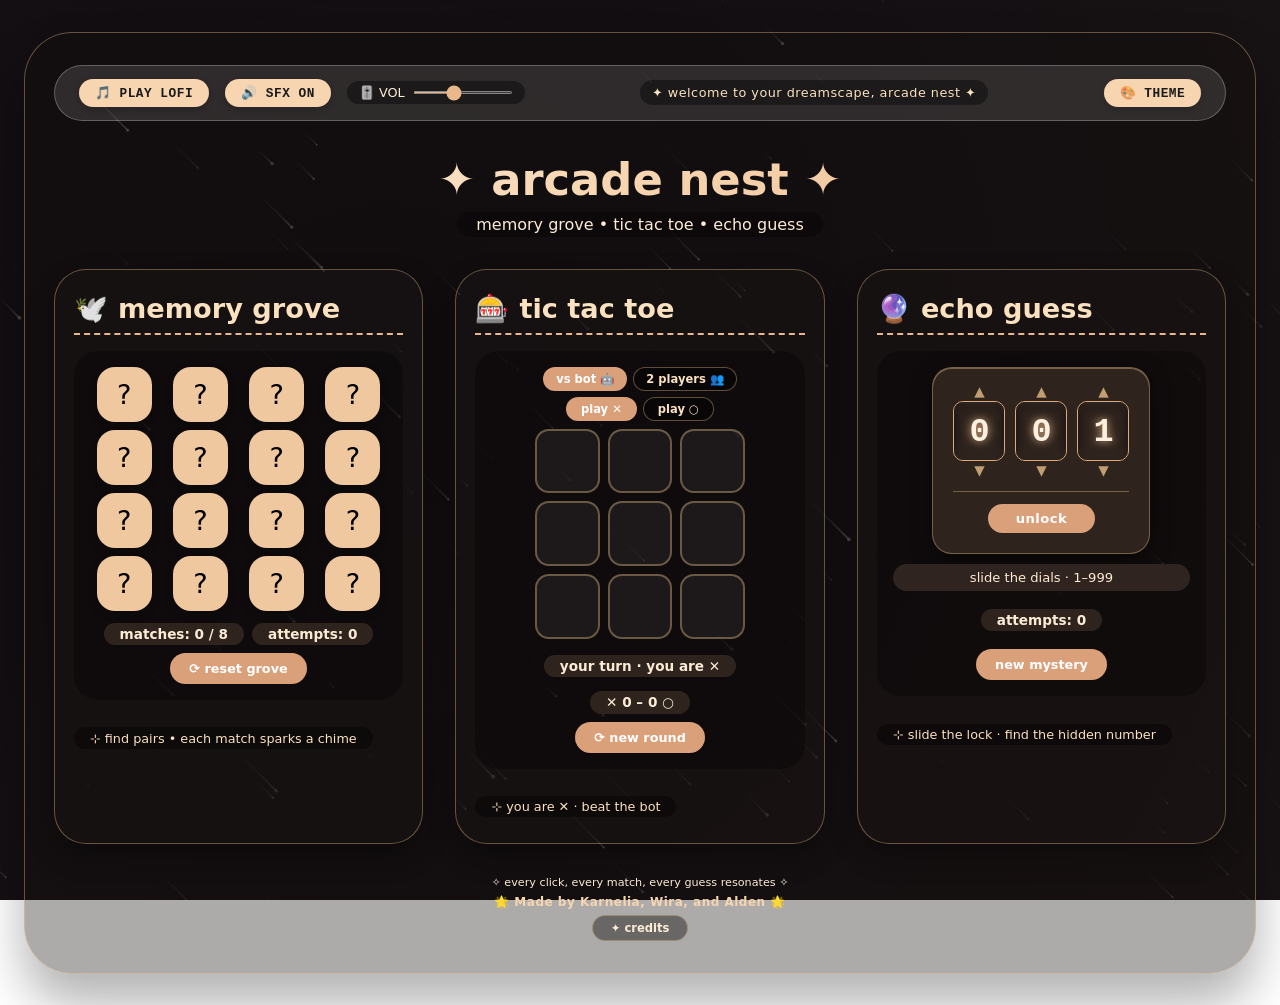
<file: index.html>
<!DOCTYPE html>
<html lang="en">
<head>
  <meta charset="UTF-8">
  <meta name="viewport" content="width=device-width, initial-scale=1.0, user-scalable=no">
  <title>✦ arcade nest ✦</title>
  <link rel="stylesheet" href="style.css">
</head>
<body>

<canvas id="bg-video"></canvas>
<div class="overlay-tint"></div>

<div class="arcade-container">
  <div class="multimedia-bar">
    <div class="audio-controls">
      <button id="bgMusicBtn" class="audio-btn">🎵 PLAY LOFI</button>
      <button id="sfxToggleBtn" class="audio-btn">🔊 SFX ON</button>
      <div class="volume-slider">
        <label>🎚️ VOL</label>
        <input type="range" id="globalVolume" min="0" max="1" step="0.05" value="0.4">
      </div>
    </div>
    <div class="vibe-text">✦ welcome to your dreamscape, arcade nest ✦</div>
    <button id="themeBtn" class="audio-btn">🎨 THEME</button>
  </div>

  <div class="aesthetic-header">
    <h1>✦ arcade nest  ✦</h1>
    <p>memory grove • tic tac toe • echo guess</p>
  </div>

  <div class="games-grid">

    <!-- memo grove -->
    <div class="game-card">
      <div class="game-title"><span>🕊️</span> memory grove</div>
      <div class="game-area">
        <div id="memoryBoard" class="memory-grid"></div>
        <div class="memory-stats">
          <span class="game-score" id="memoryScore">matches: 0 / 8</span>
          <span class="game-score" id="memoryAttempts">attempts: 0</span>
        </div>
        <button id="resetMemoryBtn">⟳ reset grove</button>
        <div class="win-overlay" id="memoryWin">
          <div class="win-msg">🌟 perfect grove!</div>
          <div class="win-sub" id="memoryWinSub">all pairs found!</div>
          <button class="win-btn" id="memoryWinBtn">✦ play again</button>
        </div>
      </div>
      <div class="game-status">⊹ find pairs • each match sparks a chime</div>
    </div>

    <!-- tic tac toe -->
    <div class="game-card">
      <div class="game-title"><span>🎰</span> tic tac toe</div>
      <div class="game-area">
        <div class="ttt-mode-row">
          <button class="ttt-mode-btn active" id="tttModeAI">vs bot 🤖</button>
          <button class="ttt-mode-btn" id="tttMode2P">2 players 👥</button>
        </div>
        <div class="ttt-symbol-row">
          <button class="ttt-symbol-btn active" id="tttSymX">play ✕</button>
          <button class="ttt-symbol-btn" id="tttSymO">play ○</button>
        </div>
        <div id="tttBoard" class="ttt-grid"></div>
        <div><span class="game-score" id="tttStatus">your turn · you are ✕</span></div>
        <div style="margin-top:6px"><span class="game-score" id="tttScore">✕ 0 – 0 ○</span></div>
        <button id="resetTttBtn">⟳ new round</button>
        <div class="win-overlay" id="tttWin">
          <div class="win-msg" id="tttWinMsg">✨ you won!</div>
          <div class="win-sub" id="tttWinSub">brilliant move!</div>
          <button class="win-btn" id="tttWinBtn">✦ play again</button>
        </div>
      </div>
      <div class="game-status" id="tttGameStatus">⊹ you are ✕ · beat the bot!</div>
    </div>

    <!-- echo guess -->
    <div class="game-card">
      <div class="game-title"><span>🔮</span> echo guess</div>
      <div class="game-area">
        <div class="guess-game-inner">
          <div class="lock-body">
            <div class="lock-dials" id="lockDials"></div>
            <div class="lock-divider"></div>
            <button class="lock-submit" id="guessBtn">unlock</button>
          </div>
          <span class="feedback" id="guessFeedback">slide the dials · 1–999</span>
          <span class="game-score" id="attemptCounter">attempts: 0</span>
          <div class="guess-mid-section" id="guessMidSection"></div>
          <button id="resetGuessBtn">new mystery</button>
        </div>
        <div class="win-overlay" id="guessWin">
          <div class="win-msg">🔮 it's revealed!</div>
          <div class="win-sub" id="guessWinSub">you found the number!</div>
          <button class="win-btn" id="guessWinBtn">✦ new mystery</button>
        </div>
      </div>
      <div class="game-status">⊹ slide the lock · find the hidden number</div>
    </div>

  </div>
  <footer>
    <div class="footer-vibe">✧ every click, every match, every guess resonates ✧</div>
    <div class="footer-names">🌟 Made by Karnelia, Wira, and Alden 🌟</div>
    <button id="creditsBtn" class="credits-btn">✦ credits</button>
  </footer>
</div>

<!-- theme modal -->
<div class="theme-modal-overlay" id="themeModalOverlay">
  <div class="theme-modal">
    <h2>🎨 choose your vibe</h2>
    <div class="theme-presets">
      <div class="theme-swatch-wrap">
        <div class="theme-swatch active" data-theme="warm"></div>
        <div class="theme-label">warm</div>
      </div>
      <div class="theme-swatch-wrap">
        <div class="theme-swatch" data-theme="forest"></div>
        <div class="theme-label">forest</div>
      </div>
      <div class="theme-swatch-wrap">
        <div class="theme-swatch" data-theme="sakura"></div>
        <div class="theme-label">sakura</div>
      </div>
      <div class="theme-swatch-wrap">
        <div class="theme-swatch" data-theme="ocean"></div>
        <div class="theme-label">ocean</div>
      </div>
      <div class="theme-swatch-wrap">
        <div class="theme-swatch" data-theme="dusk"></div>
        <div class="theme-label">dusk</div>
      </div>
    </div>

    <div class="theme-divider"></div>
    <div class="custom-section">
      <h3>🖍️ build your own</h3>
      <div class="custom-color-row">
        <div class="color-picker-wrap">
          <input type="color" id="customBase" value="#a855f7" title="Base color">
          <label>base</label>
        </div>
        <div class="color-picker-wrap">
          <input type="color" id="customAccent" value="#d8b4fe" title="Accent / light">
          <label>accent</label>
        </div>
        <div class="color-picker-wrap custom-preview-wrap">
          <div class="custom-preview-ring" id="customPreviewRing" data-theme="custom">custom</div>
          <div class="theme-label">preview</div>
        </div>
      </div>
      <button class="apply-custom-btn" id="applyCustomBtn">apply custom theme</button>
    </div>

    <button class="theme-close-btn" id="themeCloseBtn">✕ close</button>
  </div>
</div>

<!-- credits modal -->
<div class="credits-modal-overlay" id="creditsModalOverlay">
  <div class="credits-modal">
    <h2>✦ credits ✦</h2>
    <div class="credits-section" style="text-align:center;">
    <h3>🎵 lofi music</h3>
    <p>All audio is synthesized in real-time using the <strong style="color:var(--theme-accent1)">Web Audio API</strong><br>no samples, no downloads</p>
    </div>
    <div class="credits-divider"></div>
    <div class="credits-section" style="text-align:center;">
    <h3>🎬 background video</h3>
    <p>Starfall background generated in real-time using the <strong style="color:var(--theme-accent1)">HTML5 Canvas API</strong><br>no video files, no downloads</p>
    </div>
    <div class="credits-divider"></div>
    <div class="credits-section">
      <h3>👾 made by</h3>
      <p style="font-size:0.95rem; font-weight:600; color:var(--theme-accent1)">Karnelia · Wira · Alden</p>
    </div>
    <button class="credits-close-btn" id="creditsCloseBtn">✕ close</button>
  </div>
</div>

<script src="script.js"></script>
</body>
</html>
</file>
<file: style.css>
* { margin:0; padding:0; box-sizing:border-box; user-select:none; }

/* themes */
:root {
    --theme-accent1: #fdf0e0; --theme-accent2: #f7d5b0; --theme-accent3: #e8b88a;
    --theme-btn-bg: #d9a07a; --theme-btn-hover: #c4856a;
    --theme-memory-card: #f0c8a0; --theme-memory-flipped: #fdf0e0; --theme-memory-ring: #f7d5b0;
    --theme-border: rgba(255,210,150,0.35); --theme-border-hover: rgba(255,210,150,0.7);
    --theme-card-bg: rgba(30,24,20,0.45); --theme-card-bg-hover: rgba(40,32,27,0.55);
    --theme-container-bg: rgba(20,16,14,0.35);
    --theme-overlay: radial-gradient(circle at 30% 40%, rgba(20,15,10,0.55), rgba(30,22,18,0.7));
    --theme-score-bg: #2f241d; --theme-text: #fae1bf; --theme-subtext: #fcecd6;
    --theme-bar-border: rgba(255,220,170,0.4);
    --theme-input-bg: #2e231d; --theme-input-border: #dcaa79; --theme-input-color: #fbeace;
    --theme-feedback-bg: #2f241f; --theme-feedback-color: #ffebd2;
    --theme-win-bg: rgba(255,200,100,0.18);
}
:root[data-theme="forest"] {
    --theme-accent1: #e0f5e8; --theme-accent2: #b0e0c0; --theme-accent3: #7dc89a;
    --theme-btn-bg: #6ab88a; --theme-btn-hover: #559a72;
    --theme-memory-card: #9ed4b0; --theme-memory-flipped: #e0f5e8; --theme-memory-ring: #b0e0c0;
    --theme-border: rgba(120,210,80,0.35); --theme-border-hover: rgba(120,210,80,0.7);
    --theme-card-bg: rgba(30,24,20,0.45); --theme-card-bg-hover: rgba(40,32,27,0.55);
    --theme-container-bg: rgba(20,16,14,0.35);
    --theme-overlay: radial-gradient(circle at 30% 40%, rgba(6,14,4,0.55), rgba(12,22,8,0.7));
    --theme-score-bg: #0f2010; --theme-text: #d8f5c0; --theme-subtext: #d4f0c0;
    --theme-bar-border: rgba(120,220,80,0.4);
    --theme-input-bg: #0d200a; --theme-input-border: #5cb038; --theme-input-color: #d8f5c0;
    --theme-feedback-bg: #0f2010; --theme-feedback-color: #d4f0c0;
    --theme-win-bg: rgba(100,220,60,0.15);
}
:root[data-theme="sakura"] {
    --theme-accent1: #fce8f0; --theme-accent2: #f5c0d8; --theme-accent3: #e898be;
    --theme-btn-bg: #d87aaa; --theme-btn-hover: #c06090;
    --theme-memory-card: #f0b0cc; --theme-memory-flipped: #fce8f0; --theme-memory-ring: #f5c0d8;
    --theme-border: rgba(240,150,190,0.4); --theme-border-hover: rgba(240,150,190,0.8);
    --theme-card-bg: rgba(30,24,20,0.45); --theme-card-bg-hover: rgba(40,32,27,0.55);
    --theme-container-bg: rgba(20,16,14,0.35);
    --theme-overlay: radial-gradient(circle at 30% 40%, rgba(20,8,16,0.55), rgba(40,15,28,0.7));
    --theme-score-bg: #2e1825; --theme-text: #fde8f2; --theme-subtext: #fce4f0;
    --theme-bar-border: rgba(255,180,220,0.4);
    --theme-input-bg: #200a14; --theme-input-border: #e87bac; --theme-input-color: #fde8f2;
    --theme-feedback-bg: #2e1825; --theme-feedback-color: #fce4f0;
    --theme-win-bg: rgba(240,120,170,0.15);
}
:root[data-theme="ocean"] {
    --theme-accent1: #ddf0fc; --theme-accent2: #a8d8f5; --theme-accent3: #70bce8;
    --theme-btn-bg: #5aaad8; --theme-btn-hover: #4090c0;
    --theme-memory-card: #90c8e8; --theme-memory-flipped: #ddf0fc; --theme-memory-ring: #a8d8f5;
    --theme-border: rgba(100,200,240,0.35); --theme-border-hover: rgba(100,200,240,0.75);
    --theme-card-bg: rgba(30,24,20,0.45); --theme-card-bg-hover: rgba(40,32,27,0.55);
    --theme-container-bg: rgba(20,16,14,0.35);
    --theme-overlay: radial-gradient(circle at 30% 40%, rgba(5,12,22,0.55), rgba(10,20,35,0.7));
    --theme-score-bg: #0d1e2e; --theme-text: #d0f0ff; --theme-subtext: #c8eeff;
    --theme-bar-border: rgba(100,200,255,0.4);
    --theme-input-bg: #08141f; --theme-input-border: #3babde; --theme-input-color: #d0f0ff;
    --theme-feedback-bg: #0d1e2e; --theme-feedback-color: #c8eeff;
    --theme-win-bg: rgba(60,170,220,0.15);
}
:root[data-theme="dusk"] {
    --theme-accent1: #ede0fc; --theme-accent2: #d0b8f5; --theme-accent3: #b090e8;
    --theme-btn-bg: #9878d8; --theme-btn-hover: #8060c0;
    --theme-memory-card: #c0a8e8; --theme-memory-flipped: #ede0fc; --theme-memory-ring: #d0b8f5;
    --theme-border: rgba(180,130,240,0.35); --theme-border-hover: rgba(180,130,240,0.75);
    --theme-card-bg: rgba(30,24,20,0.45); --theme-card-bg-hover: rgba(40,32,27,0.55);
    --theme-container-bg: rgba(20,16,14,0.35);
    --theme-overlay: radial-gradient(circle at 30% 40%, rgba(10,5,18,0.55), rgba(18,10,30,0.7));
    --theme-score-bg: #1a1028; --theme-text: #ead8ff; --theme-subtext: #e8d0ff;
    --theme-bar-border: rgba(180,130,255,0.4);
    --theme-input-bg: #110820; --theme-input-border: #9b5de5; --theme-input-color: #ead8ff;
    --theme-feedback-bg: #1a1028; --theme-feedback-color: #e8d0ff;
    --theme-win-bg: rgba(155,93,229,0.15);
}
:root[data-theme="custom"] {
    --theme-accent1: var(--custom-light); --theme-accent2: var(--custom-mid); --theme-accent3: var(--custom-dark);
    --theme-btn-bg: var(--custom-dark); --theme-btn-hover: var(--custom-darker);
    --theme-border: var(--custom-border); --theme-border-hover: var(--custom-border-hover);
    --theme-card-bg: rgba(30,24,20,0.45); --theme-card-bg-hover: rgba(40,32,27,0.55);
    --theme-container-bg: var(--custom-container);
    --theme-overlay: radial-gradient(circle at 30% 40%, var(--custom-overlay1), var(--custom-overlay2));
    --theme-score-bg: var(--custom-score); --theme-text: var(--custom-light); --theme-subtext: var(--custom-light);
    --theme-bar-border: var(--custom-border);
    --theme-memory-card: var(--custom-dark); --theme-memory-flipped: var(--custom-light); --theme-memory-ring: var(--custom-mid);
    --theme-input-bg: var(--custom-score); --theme-input-border: var(--custom-mid); --theme-input-color: var(--custom-light);
    --theme-feedback-bg: var(--custom-score); --theme-feedback-color: var(--custom-light);
    --theme-win-bg: var(--custom-win-bg);
}

/* video bg */
#bg-video { position:fixed; top:0; left:0; width:100vw; height:100vh; z-index:0; will-change: transform; }
.overlay-tint { position:fixed; top:0; left:0; width:100%; height:100%; background:var(--theme-overlay); z-index:1; }

body { min-height:100vh; font-family:'Segoe UI','Quicksand','Poppins','Inter',system-ui,sans-serif; display:flex; justify-content:center; align-items:center; padding:2rem 1.5rem; position:relative; z-index:2; }

.arcade-container { max-width:1350px; width:100%; background:var(--theme-container-bg); border-radius:3rem; box-shadow:0 30px 50px rgba(0,0,0,0.3); padding:2rem 1.8rem; transition:all 0.4s ease; border:1px solid var(--theme-border); position:relative; z-index:2; }

/* top bar */
.multimedia-bar { display:flex; flex-wrap:wrap; justify-content:space-between; align-items:center; gap:1rem; background:rgba(255,255,255,0.12); padding:0.8rem 1.5rem; border-radius:100px; margin-bottom:2rem; border:1px solid rgba(255,255,255,0.25); position:relative; z-index:2;}
.audio-controls { display:flex; gap:1rem; align-items:center; flex-wrap:wrap; }
.audio-btn { background:var(--theme-accent2); border:none; color:#1a1a1a; font-weight:bold; padding:6px 16px; border-radius:40px; cursor:pointer; font-size:0.8rem; transition:0.2s; box-shadow:0 2px 6px rgba(0,0,0,0.2); font-family:monospace; letter-spacing:0.5px; margin-top:0; }
.audio-btn:hover { background:var(--theme-accent1); transform:scale(0.96); }
.volume-slider { display:flex; align-items:center; gap:8px; background:rgba(0,0,0,0.4); padding:4px 12px; border-radius:40px; }
.volume-slider label { color:var(--theme-subtext); font-size:0.8rem; }
input[type="range"] { width:100px; cursor:pointer; accent-color:var(--theme-accent3); height:3px; border-radius:5px; }
.vibe-text { color:var(--theme-text); font-size:0.8rem; background:rgba(0,0,0,0.4); padding:5px 12px; border-radius:40px; letter-spacing:0.5px; }

/* header */
.aesthetic-header { text-align:center; margin-bottom:2rem; }
.aesthetic-header h1 { font-size:2.8rem; font-weight:600; background:linear-gradient(135deg, var(--theme-accent1), var(--theme-accent2), var(--theme-accent3)); background-clip:text; -webkit-background-clip:text; color:transparent; }
.aesthetic-header p { font-size:1rem; color:var(--theme-subtext); margin-top:0.4rem; background:rgba(0,0,0,0.3); display:inline-block; padding:0.2rem 1.2rem; border-radius:40px; }

/* games grid */
.games-grid { display:flex; flex-wrap:wrap; gap:2rem; justify-content:center; margin-bottom:1.5rem; }
.game-card { flex:1; min-width:280px; background:var(--theme-card-bg); border-radius:2rem; padding:1.4rem 1.2rem 1.6rem; box-shadow:0 12px 28px rgba(0,0,0,0.3); transition:transform 0.2s, box-shadow 0.2s, background 0.4s, border-color 0.4s; border:1px solid var(--theme-border); }
.game-card:hover { transform:translateY(-5px); background:var(--theme-card-bg-hover); border-color:var(--theme-border-hover); }
.game-title { font-size:1.7rem; font-weight:600; display:flex; align-items:center; gap:10px; margin-bottom:1rem; border-bottom:2px dashed var(--theme-accent3); padding-bottom:0.5rem; color:var(--theme-text); }
.game-area { margin:1rem 0; background:rgba(0,0,0,0.3); border-radius:1.5rem; padding:1rem; text-align:center; }
.game-status { font-weight:500; margin-top:0.7rem; font-size:0.8rem; color:var(--theme-text); background:rgba(0,0,0,0.4); display:inline-block; padding:0.2rem 1rem; border-radius:60px; }
button { background:var(--theme-btn-bg); border:none; color:#fff; font-weight:600; padding:0.5rem 1.2rem; border-radius:3rem; font-size:0.8rem; cursor:pointer; transition:0.2s; margin-top:8px; font-family:inherit; }
button:hover { background:var(--theme-btn-hover); transform:scale(0.96); }
button:disabled { opacity:0.4; cursor:default; transform:none; }
.game-score { font-weight:bold; background:var(--theme-score-bg); border-radius:60px; padding:0.2rem 1rem; display:inline-block; margin:8px 0 0; font-size:0.85rem; color:var(--theme-subtext); transition:background 0.4s, color 0.4s; }

/* win */
.win-overlay { display:none; position:absolute; inset:0; border-radius:1.5rem; background:color-mix(in srgb, var(--theme-win-bg) 45%, transparent); backdrop-filter:blur(5px); -webkit-backdrop-filter: blur(5px); flex-direction:column; align-items:center; justify-content:center; gap:0.8rem; z-index:10; }
.win-overlay.show { display:flex; animation:winPop 0.4s ease; }
@keyframes winPop { from { opacity:0; transform:scale(0.9); } to { opacity:1; transform:scale(1); } }
.win-msg { font-size:1.4rem; font-weight:700; color:var(--theme-accent1); text-align:center; text-shadow:0 2px 8px rgba(0,0,0,0.4); }
.win-sub { font-size:0.85rem; color:var(--theme-subtext); }
.win-btn { margin-top:0.2rem; font-size:0.85rem; }
.game-area { position:relative; overflow: hidden; }

/* memory */
.memory-grid { display:grid; grid-template-columns:repeat(4,1fr); gap:8px; justify-items:center; margin:0 auto; }
.memory-card { background:var(--theme-memory-card); width:55px; height:55px; border-radius:18px; display:flex; align-items:center; justify-content:center; font-size:1.7rem; cursor:pointer; transition:all 0.2s; box-shadow:0 4px 8px rgba(0,0,0,0.2); }
.memory-card.flipped { background:var(--theme-memory-flipped); box-shadow:0 0 0 2px var(--theme-memory-ring); }
.memory-card.matched { visibility:hidden; pointer-events:none; opacity:0; transform:scale(0.7); }
@media (max-width:550px) { .memory-card { width:45px; height:45px; font-size:1.3rem; } }
.memory-stats { display:flex; gap:8px; justify-content:center; flex-wrap:wrap; margin-top:4px; }

/* tic tac toe */
.ttt-grid { display:grid; grid-template-columns:repeat(3,1fr); gap:8px; max-width:210px; margin:0 auto 0.5rem; }
.ttt-cell { aspect-ratio:1; background:rgba(255,255,255,0.06); border:2px solid var(--theme-border); border-radius:14px; display:flex; align-items:center; justify-content:center; font-size:1.8rem; font-weight:700; color:var(--theme-text); cursor:pointer; transition:background 0.15s, transform 0.1s; }
.ttt-cell:hover:not(.taken) { background:rgba(255,255,255,0.14); transform:scale(1.05); }
.ttt-cell.taken { cursor:default; }
.ttt-cell.win-cell { background:rgba(255,255,255,0.18); border-color:var(--theme-accent2); box-shadow:0 0 14px rgba(255,255,255,0.2); }
.ttt-mode-row { display:flex; gap:6px; justify-content:center; margin-bottom:6px; flex-wrap:wrap; }
.ttt-mode-btn { font-size:0.72rem; padding:4px 12px; margin-top:0; background:rgba(0,0,0,0.4); border:1px solid var(--theme-border); color:var(--theme-text); }
.ttt-mode-btn.active { background:var(--theme-btn-bg); border-color:transparent; color:#fff; }
.ttt-symbol-row { display:flex; gap:6px; justify-content:center; margin-bottom:8px; }
.ttt-symbol-btn { font-size:0.72rem; padding:4px 14px; margin-top:0; background:rgba(0,0,0,0.4); border:1px solid var(--theme-border); color:var(--theme-text); }
.ttt-symbol-btn.active { background:var(--theme-btn-bg); border-color:transparent; color:#fff; }

/* echo guess */
.guess-game-inner { display:flex; flex-direction:column; align-items:center; width:100%; gap:10px; }
.lock-body { display:flex; flex-direction:column; align-items:center; background:var(--theme-score-bg); border-radius:20px; padding:16px 20px 20px; box-shadow:0 6px 20px rgba(0,0,0,0.5), inset 0 1px 0 var(--theme-border); border:1px solid var(--theme-border); gap:12px; width:fit-content; transition:background 0.4s, border-color 0.4s; }
.lock-dials { display:flex; gap:10px; }
.dial-col { display:flex; flex-direction:column; align-items:center; gap:2px; }
.dial-window { width:52px; height:60px; overflow:hidden; background:var(--theme-input-bg); border-radius:10px; border:1px solid var(--theme-input-border); box-shadow:inset 0 4px 10px rgba(0,0,0,0.6); position:relative; cursor:ns-resize; transition:background 0.4s, border-color 0.4s; }
.dial-window::before, .dial-window::after { content:''; position:absolute; left:0; right:0; height:16px; z-index:2; pointer-events:none; }
.dial-window::before { top:0; background:linear-gradient(to bottom, var(--theme-input-bg) 0%, transparent 100%); }
.dial-window::after  { bottom:0; background:linear-gradient(to top, var(--theme-input-bg) 0%, transparent 100%); }
.dial-strip { display:flex; flex-direction:column; align-items:center; transition:transform 0.15s cubic-bezier(.4,2,.6,1); }
.dial-digit { width:52px; height:60px; display:flex; align-items:center; justify-content:center; font-size:1.9rem; font-weight:800; font-family:'Courier New',monospace; color:var(--theme-subtext); flex-shrink:0; transition:color 0.4s; }
.dial-digit.active-digit { color:var(--theme-accent1); font-size:2.1rem; text-shadow:0 0 10px var(--theme-accent3); }
.dial-arrow { background:none; border:none; color:var(--theme-border-hover); font-size:0.85rem; padding:1px 0; margin:0; cursor:pointer; transition:color 0.15s, transform 0.1s; line-height:1; width:52px; text-align:center; }
.dial-arrow:hover { color:var(--theme-accent2); transform:scale(1.25); background:none; }
.lock-divider { width:100%; height:1px; background:var(--theme-border); }
.lock-submit { margin:0; font-size:0.82rem; padding:7px 28px; letter-spacing:0.5px; }
.feedback { font-size:0.82rem; background:var(--theme-feedback-bg); border-radius:50px; padding:6px 14px; display:block; width:100%; box-sizing:border-box; color:var(--theme-feedback-color); transition:background 0.3s; text-align:center; }
.guess-mid-section { display:flex; flex-direction:row; flex-wrap:wrap; justify-content:center; align-items:center; gap:5px; width:100%; min-height:0; }    .guess-history { display:flex; flex-wrap:wrap; gap:5px; justify-content:center; }
.guess-chip { font-size:0.7rem; font-weight:700; padding:3px 10px; border-radius:30px; background:var(--theme-score-bg); color:var(--theme-subtext); border:1px solid var(--theme-border); }
.guess-chip.high { border-color:rgba(220,80,80,0.5); color:#f87171; }
.guess-chip.low  { border-color:rgba(80,180,220,0.5); color:#7ad4f9; }
.guess-chip.exact { border-color:var(--theme-accent2); color:var(--theme-accent2); }

/* theme modal */
.theme-modal-overlay { position:fixed; inset:0; background:rgba(0,0,0,0.6); backdrop-filter:blur(8px); z-index:100; display:flex; align-items:center; justify-content:center; opacity:0; pointer-events:none; transition:opacity 0.25s; }
.theme-modal-overlay.open { opacity:1; pointer-events:all; }
.theme-modal { background:rgba(12,10,8,0.95); backdrop-filter:blur(20px); border-radius:2rem; padding:2rem 1.8rem; border:1px solid var(--theme-border); box-shadow:0 24px 48px rgba(0,0,0,0.6); width:min(460px,92vw); text-align:center; transition:border-color 0.4s; }
.theme-modal h2 { color:var(--theme-subtext); font-size:1.1rem; font-weight:600; margin-bottom:1.4rem; letter-spacing:1px; }

/* preset swatches row */
.theme-presets { display:flex; gap:10px; justify-content:center; flex-wrap:wrap; margin-bottom:1.4rem; }
.theme-swatch-wrap { display:flex; flex-direction:column; align-items:center; gap:4px; cursor:pointer; }
.theme-swatch { width:46px; height:46px; border-radius:50%; border:3px solid transparent; transition:transform 0.15s, border-color 0.15s; position:relative; }
.theme-swatch:hover { transform:scale(1.14); }
.theme-swatch.active { border-color:#fff; box-shadow:0 0 0 2px rgba(255,255,255,0.35); }
.theme-swatch[data-theme="warm"]   { background:linear-gradient(135deg,#fde8c8,#f7c4a0); }
.theme-swatch[data-theme="forest"] { background:linear-gradient(135deg,#c8f0d8,#a0dbb8); }
.theme-swatch[data-theme="sakura"] { background:linear-gradient(135deg,#fcd6e8,#f5aed0); }
.theme-swatch[data-theme="ocean"]  { background:linear-gradient(135deg,#c8e8f8,#a0cff0); }
.theme-swatch[data-theme="dusk"]   { background:linear-gradient(135deg,#e0d0f8,#c8aef0); }
.theme-label { color:var(--theme-subtext); font-size:0.7rem; }

/* custom color section */
.theme-divider { width:100%; height:1px; background:var(--theme-border); margin:0.2rem 0 1.2rem; }
.custom-section { display:flex; flex-direction:column; align-items:center; gap:0.8rem; }
.custom-section h3 { color:var(--theme-subtext); font-size:0.85rem; letter-spacing:0.5px; font-weight:600; }
.custom-color-row { display:flex; gap:16px; align-items:center; justify-content:center; }
.color-picker-wrap { display:flex; flex-direction:column; align-items:center; gap:4px; }
.color-picker-wrap label { color:var(--theme-subtext); font-size:0.7rem; }
input[type="color"] { width:46px; height:46px; border-radius:50%; border:3px solid rgba(255,255,255,0.2); cursor:pointer; padding:2px; background:none; outline:none; transition:border-color 0.2s; }
input[type="color"]:hover { border-color:rgba(255,255,255,0.5); transform:scale(1.1); }
.custom-preview-ring { width:46px; height:46px; border-radius:50%; border:3px solid transparent; display:flex; align-items:center; justify-content:center; font-size:0.6rem; font-weight:700; color:#fff; text-shadow:0 1px 3px rgba(0,0,0,0.8); background:linear-gradient(135deg,#888,#555); transition:background 0.3s; cursor:pointer; }
.custom-preview-ring.active { border-color:#fff; box-shadow:0 0 0 2px rgba(255,255,255,0.35); }
.apply-custom-btn { font-size:0.78rem; padding:6px 20px; margin-top:0; }
.theme-close-btn { font-size:0.78rem; margin-top:0.4rem; background:rgba(0,0,0,0.5); }

footer { text-align:center; margin-top:2rem; display:flex; flex-direction:column; align-items:center; gap:6px; }
.footer-vibe { font-size:0.7rem; color:var(--theme-subtext); }
.footer-names { font-size:0.75rem; color:var(--theme-accent2); font-weight:600; letter-spacing:0.5px; }
.credits-btn { font-size:0.72rem; padding:5px 18px; background:rgba(0,0,0,0.4); border:1px solid var(--theme-border); color:var(--theme-subtext); margin-top:0; }
.credits-btn:hover { background:var(--theme-btn-bg); color:#fff; }

/* credits modal */
.credits-modal-overlay { position:fixed; inset:0; background:rgba(0,0,0,0.65); backdrop-filter:blur(8px); z-index:100; display:flex; align-items:center; justify-content:center; opacity:0; pointer-events:none; transition:opacity 0.25s; }
.credits-modal-overlay.open { opacity:1; pointer-events:all; }
.credits-modal { background:rgba(12,10,8,0.97); backdrop-filter:blur(20px); border-radius:2rem; padding:2rem 2rem 1.5rem; border:1px solid var(--theme-border); box-shadow:0 24px 48px rgba(0,0,0,0.7); width:min(400px,90vw); text-align:center; }
.credits-modal h2 { color:var(--theme-accent2); font-size:1.1rem; font-weight:700; margin-bottom:1.2rem; letter-spacing:1px; }
.credits-section { margin-bottom:1rem; }
.credits-section h3 { color:var(--theme-accent3); font-size:0.78rem; font-weight:700; text-transform:uppercase; letter-spacing:1px; margin-bottom:0.4rem; }
.credits-section p { color:var(--theme-subtext); font-size:0.8rem; line-height:1.6; }
.credits-section a { color:var(--theme-accent2); text-decoration:none; border-bottom:1px dashed var(--theme-accent3); }
.credits-section a:hover { color:var(--theme-accent1); }
.credits-divider { height:1px; background:var(--theme-border); margin:0.8rem 0; }
.credits-close-btn { font-size:0.78rem; margin-top:0.4rem; background:rgba(0,0,0,0.5); }
</file>
